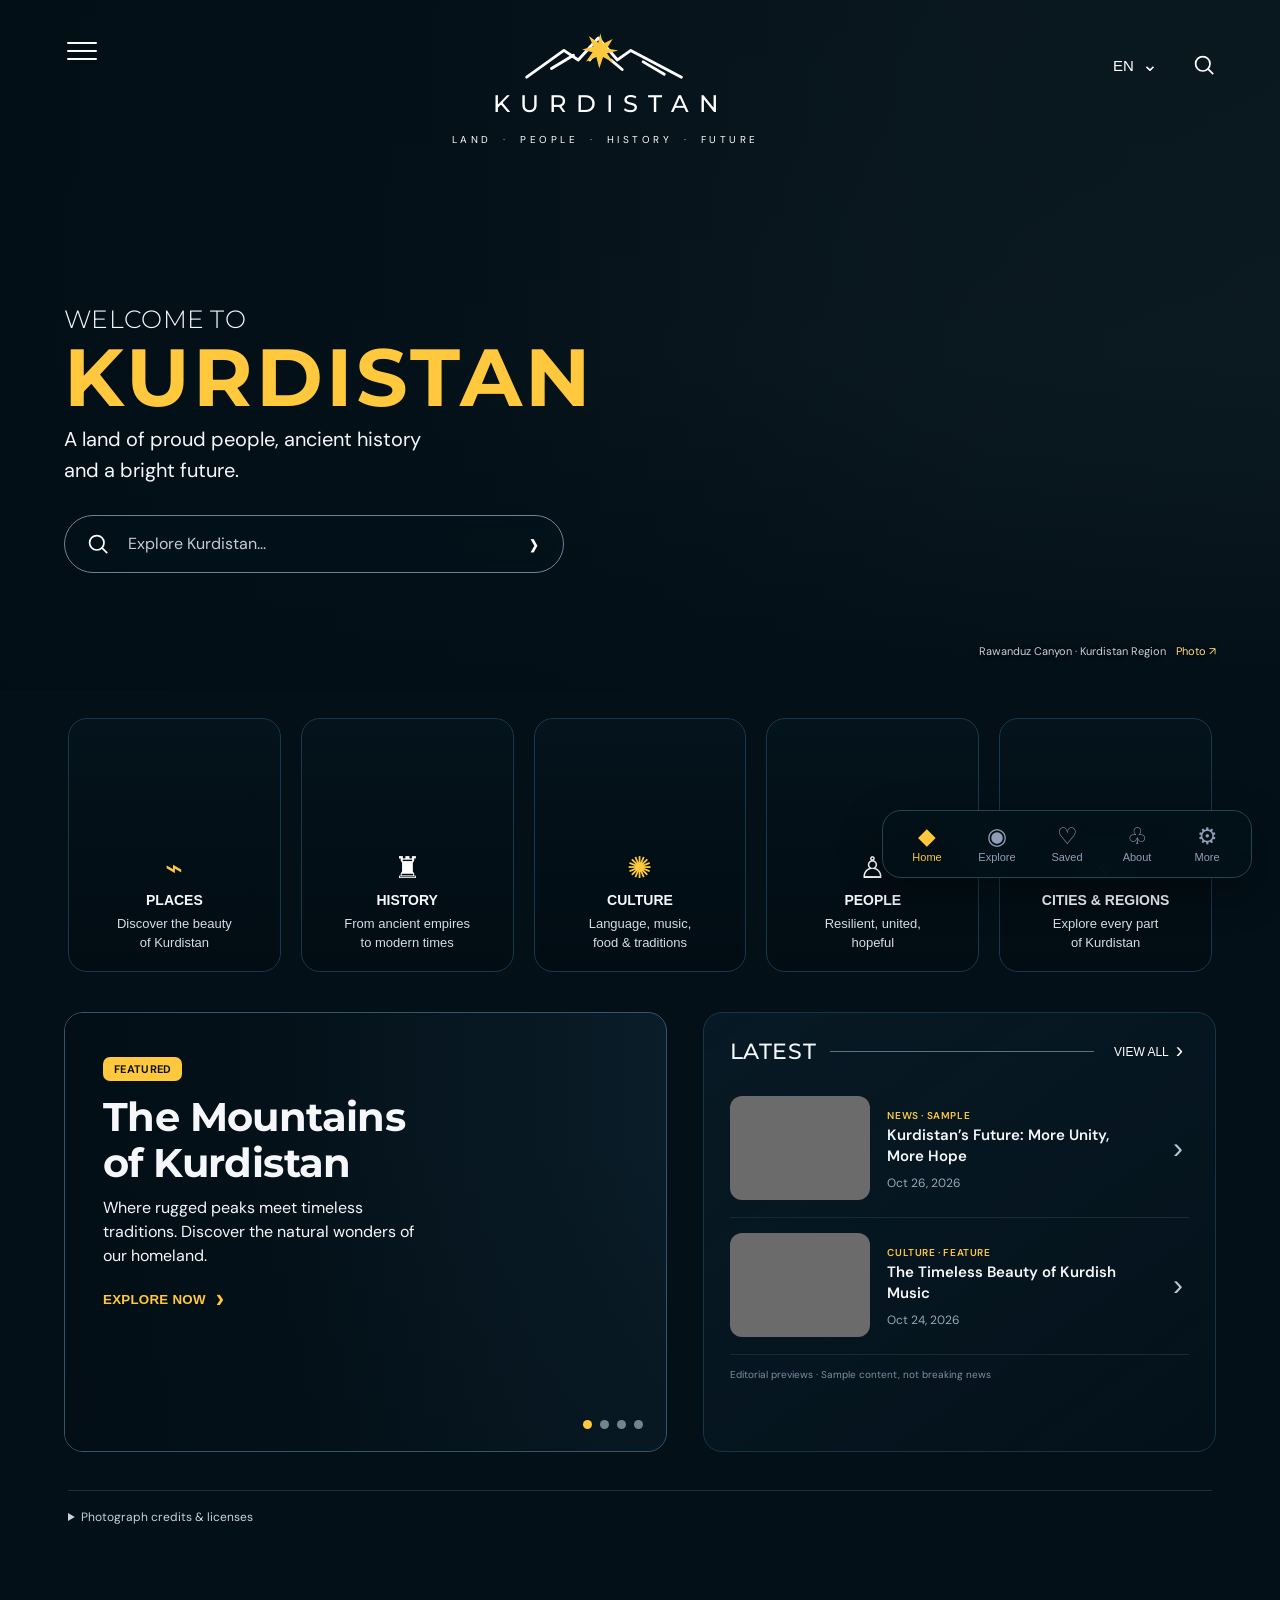
<file: index.html>
<!doctype html>
<html lang="en">
<head>
  <meta charset="UTF-8" />
  <meta name="viewport" content="width=device-width, initial-scale=1, viewport-fit=cover" />
  <meta name="theme-color" content="#031018" />
  <meta name="description" content="Explore the landscapes, history, people and culture of Kurdistan." />
  <title>Kurdistan — Land · People · History · Future</title>
  <link rel="preconnect" href="https://commons.wikimedia.org" />
  <link rel="preconnect" href="https://upload.wikimedia.org" />
  <link rel="stylesheet" href="styles.css" />
</head>
<body>
  <main id="home" class="site-shell">
    <section class="hero" aria-label="Welcome to Kurdistan">
      <div class="hero-photo" role="img" aria-label="Rawanduz Canyon in the Kurdistan Region" ></div>
      <div class="hero-shade"></div>
      <header class="topbar">
        <button class="icon-button hamburger" aria-label="Open navigation menu" data-action="menu"><span></span><span></span><span></span></button>
        <a class="brand" href="#home" aria-label="Kurdistan home">
          <svg class="brand-mark" viewBox="0 0 180 58" aria-hidden="true"><path d="M8 48 47 20l15 10 21-23 20 23 14-10 53 28M34 39l23-14m17 5 9-12m13 12 12 10m22-8 22 13" fill="none" stroke="currentColor" stroke-width="3" stroke-linecap="round" stroke-linejoin="round"/><path d="M85 2 88 13 98 8 92 18 104 20 92 23 99 33 88 27 84 39 81 27 70 32 77 22 66 19 78 16 73 5 83 12Z" fill="#ffc83d"/></svg>
          <span class="brand-name">KURDISTAN</span><span class="tagline">LAND <i>·</i> PEOPLE <i>·</i> HISTORY <i>·</i> FUTURE</span>
        </a>
        <div class="header-actions"><button class="language" aria-label="Language: English">EN <span>⌄</span></button><button class="icon-button search-toggle" aria-label="Open search" data-action="search"><svg viewBox="0 0 24 24" aria-hidden="true"><circle cx="10.8" cy="10.8" r="7.2"></circle><path d="m16.2 16.2 5 5"></path></svg></button></div>
      </header>
      <div class="hero-copy">
        <p class="eyebrow">WELCOME TO</p><h1>KURDISTAN</h1>
        <p class="intro">A land of proud people, ancient history<br class="desktop-break" /> and a bright future.</p>
      </div>
      <form class="search-pill" id="search-form" role="search"><button class="search-submit" aria-label="Search" type="submit"><svg viewBox="0 0 24 24"><circle cx="10.8" cy="10.8" r="7.2"></circle><path d="m16.2 16.2 5 5"></path></svg></button><input id="search-input" type="search" placeholder="Explore Kurdistan..." autocomplete="off" aria-label="Search Kurdistan stories"/><button class="arrow-submit" type="submit" aria-label="Show search results">›</button></form>
      <p class="photo-caption">Rawanduz Canyon · Kurdistan Region <a href="https://commons.wikimedia.org/wiki/File:Rawandiz_Canyon_(Kharand)_01.jpg" target="_blank" rel="noreferrer">Photo ↗</a></p>
    </section>

    <section class="categories" id="explore" aria-label="Explore categories">
      <button class="category-card" data-category="Places" style="--card-image:url('https://commons.wikimedia.org/wiki/Special:FilePath/Rawandiz_Canyon_(Kharand)_01.jpg?width=550')"><span class="cat-icon">⌁</span><strong>PLACES</strong><span>Discover the beauty<br/>of Kurdistan</span></button>
      <button class="category-card" data-category="History" style="--card-image:url('https://commons.wikimedia.org/wiki/Special:FilePath/Erbil_Citadel.jpg?width=550')"><span class="cat-icon">♜</span><strong>HISTORY</strong><span>From ancient empires<br/>to modern times</span></button>
      <button class="category-card" data-category="Culture" style="--card-image:url('https://commons.wikimedia.org/wiki/Special:FilePath/Kurdish_people_dancing_during_newroz.jpg?width=550')"><span class="cat-icon">✺</span><strong>CULTURE</strong><span>Language, music,<br/>food &amp; traditions</span></button>
      <button class="category-card" data-category="People" style="--card-image:url('https://commons.wikimedia.org/wiki/Special:FilePath/Kurdish_Old_man_smiling.jpg?width=550')"><span class="cat-icon">♙</span><strong>PEOPLE</strong><span>Resilient, united,<br/>hopeful</span></button>
      <button class="category-card" data-category="Cities & Regions" style="--card-image:url('https://commons.wikimedia.org/wiki/Special:FilePath/Rawanduz_-_Kurdistan.jpg?width=550')"><span class="cat-icon">⌖</span><strong>CITIES &amp; REGIONS</strong><span>Explore every part<br/>of Kurdistan</span></button>
    </section>

    <section class="featured" id="featured" aria-label="Featured story: The Mountains of Kurdistan">
      <div class="featured-image" role="img" aria-label="Mountains and valley near Rawanduz"></div><div class="featured-shade"></div>
      <div class="featured-content"><span class="badge">FEATURED</span><h2>The Mountains<br/>of Kurdistan</h2><p>Where rugged peaks meet timeless traditions. Discover the natural wonders of our homeland.</p><button class="text-link" data-story="mountains">EXPLORE NOW <span>›</span></button></div>
      <div class="dots" aria-label="Featured story 1 of 4"><i class="active"></i><i></i><i></i><i></i></div>
    </section>

    <section class="latest" id="latest"><div class="section-head"><h2>LATEST</h2><span class="rule"></span><button class="view-all" data-action="all-stories">VIEW ALL <b>›</b></button></div>
      <article class="story-row" data-story="future"><button class="story-image news-image" aria-label="Open story about Kurdistan's future"></button><div class="story-copy"><span class="story-category">NEWS · SAMPLE</span><h3>Kurdistan’s Future: More Unity, More Hope</h3><time datetime="2026-10-26">Oct 26, 2026</time></div><button class="row-arrow" data-story="future" aria-label="Read story">›</button></article>
      <article class="story-row" data-story="music"><button class="story-image music-image" aria-label="Open story about Kurdish music"></button><div class="story-copy"><span class="story-category">CULTURE · FEATURE</span><h3>The Timeless Beauty of Kurdish Music</h3><time datetime="2026-10-24">Oct 24, 2026</time></div><button class="row-arrow" data-story="music" aria-label="Read story">›</button></article>
      <p class="sample-note">Editorial previews · Sample content, not breaking news</p>
    </section>
    <section class="credits" id="credits"><details><summary>Photograph credits &amp; licenses</summary><ul>
      <li><a href="https://commons.wikimedia.org/wiki/File:Rawandiz_Canyon_(Kharand)_01.jpg" target="_blank" rel="noreferrer">Rawanduz Canyon</a> — Khoshhat · <a href="https://creativecommons.org/licenses/by/4.0/" target="_blank" rel="noreferrer">CC BY 4.0</a></li>
      <li><a href="https://commons.wikimedia.org/wiki/File:Erbil_Citadel.jpg" target="_blank" rel="noreferrer">Erbil Citadel</a> — Wahlen · CC0</li>
      <li><a href="https://commons.wikimedia.org/wiki/File:Kurdish_people_dancing_during_newroz.jpg" target="_blank" rel="noreferrer">Newroz in Diyarbakır (Amed), 2022</a> — Kushared / Mohammed Serdar · <a href="https://creativecommons.org/licenses/by-sa/4.0/" target="_blank" rel="noreferrer">CC BY-SA 4.0</a></li>
      <li><a href="https://commons.wikimedia.org/wiki/File:Kurdish_Old_man_smiling.jpg" target="_blank" rel="noreferrer">Kurdish Old man smiling</a> — Ravan · <a href="https://creativecommons.org/licenses/by-sa/4.0/" target="_blank" rel="noreferrer">CC BY-SA 4.0</a></li>
      <li><a href="https://commons.wikimedia.org/wiki/File:Rawanduz_-_Kurdistan.jpg" target="_blank" rel="noreferrer">Rawanduz city</a> — Claus Weinberg · CC0</li>
      <li><a href="https://commons.wikimedia.org/wiki/File:Ghobad_ghobadi45677.jpg" target="_blank" rel="noreferrer">Tanbur musician Ghobad Ghobadi</a> — Ali Ghanbari · <a href="https://creativecommons.org/licenses/by-sa/4.0/" target="_blank" rel="noreferrer">CC BY-SA 4.0</a></li>
    </ul><p>Images are resized for display and served through Wikimedia Commons. See the linked source pages for full reuse terms; the photograph has not otherwise been edited.</p></details></section>
  </main>
  <nav class="bottom-nav" aria-label="Main navigation"><button class="nav-item active" data-nav="home"><span>◆</span><small>Home</small></button><button class="nav-item" data-nav="explore"><span>◉</span><small>Explore</small></button><button class="nav-item" data-nav="saved"><span>♡</span><small>Saved</small></button><button class="nav-item" data-nav="about"><span>♧</span><small>About</small></button><button class="nav-item" data-nav="more"><span>⚙</span><small>More</small></button></nav>
  <div class="safe-area"></div>
  <div class="overlay" id="overlay" aria-hidden="true"><section class="panel" role="dialog" aria-modal="true" aria-labelledby="panel-title"><button class="panel-close" aria-label="Close">×</button><div id="panel-content"></div></section></div>
  <script src="app.js"></script>
</body>
</html>
</file>
<file: styles.css>
@import url('https://fonts.googleapis.com/css2?family=DM+Sans:wght@400;500;600;700&family=Montserrat:wght@300;400;500;600;700;800&display=swap');
:root{color-scheme:dark;--bg:#031018;--panel:#061722;--gold:#ffc83d;--text:#f5f7fa;--muted:#aeb9cc;--line:#20394a;--width:940px}*{box-sizing:border-box}html{scroll-behavior:smooth;scroll-padding-bottom:96px}body{margin:0;background:var(--bg);color:var(--text);font-family:'DM Sans',Arial,sans-serif;font-size:14px;-webkit-font-smoothing:antialiased}.site-shell{width:min(100%,var(--width));margin:0 auto;padding:0 30px 112px}.hero{height:594px;position:relative;margin:0 -30px;padding:0 30px;overflow:hidden;background:#0c1a22}.hero-photo,.hero-shade{position:absolute;inset:0}.hero-photo{background-image:url('https://commons.wikimedia.org/wiki/Special:FilePath/Rawandiz_Canyon_(Kharand)_01.jpg?width=1800');background-size:cover;background-position:59% 48%;transform:scale(1.01)}.hero-shade{background:linear-gradient(90deg,rgba(2,14,22,.95) 0%,rgba(2,14,22,.73) 35%,rgba(2,14,22,.16) 78%,rgba(2,14,22,.08)),linear-gradient(0deg,#031018 0%,rgba(3,16,24,.82) 9%,transparent 46%,rgba(3,16,24,.25) 100%)}.topbar{height:170px;position:relative;z-index:1;display:grid;grid-template-columns:48px 1fr 92px;align-items:start;padding-top:24px}.icon-button{border:0;background:none;color:#fff;padding:0;display:grid;place-items:center;cursor:pointer}.hamburger{width:36px;height:42px;gap:6px;align-content:center}.hamburger span{width:30px;height:2px;border-radius:4px;background:#fff}.brand{color:#fff;text-decoration:none;display:flex;flex-direction:column;align-items:center;line-height:1}.brand-mark{height:49px;width:151px;margin-top:1px}.brand-name{font:500 22px 'Montserrat',sans-serif;letter-spacing:9px;padding-left:9px;margin-top:2px}.tagline{font-size:9px;letter-spacing:3.2px;margin-top:17px;white-space:nowrap}.tagline i{font-style:normal;color:var(--gold);margin:0 5px}.header-actions{display:flex;justify-content:flex-end;align-items:center;gap:23px;padding-top:20px}.language{background:none;border:0;color:#fff;font-size:15px;cursor:pointer}.language span{font-size:19px;margin-left:4px}.search-toggle svg,.search-submit svg{width:24px;height:24px;fill:none;stroke:currentColor;stroke-width:1.7}.hero-copy{position:relative;z-index:1;margin-top:77px}.eyebrow{font:300 23px 'Montserrat',sans-serif;letter-spacing:.3px;margin:0 0 0}.hero h1{font:700 clamp(48px,9vw,68px)/1.04 'Montserrat',sans-serif;color:var(--gold);letter-spacing:2px;margin:2px 0 4px}.intro{font-size:18px;line-height:1.55;margin:0;max-width:430px}.search-pill{position:relative;z-index:1;margin-top:25px;width:min(424px,100%);height:54px;border:1px solid #728397;border-radius:32px;background:rgba(4,18,27,.72);display:flex;align-items:center;padding:0 15px;backdrop-filter:blur(12px)}.search-pill input{min-width:0;flex:1;background:transparent;border:0;outline:0;color:white;font:16px 'DM Sans',sans-serif;padding:0 12px}.search-pill input::placeholder{color:#c4cad5}.search-submit,.arrow-submit{border:0;background:transparent;color:white;cursor:pointer;display:grid;place-items:center}.arrow-submit{font:38px/1 'DM Sans',sans-serif;width:28px}.photo-caption{position:absolute;z-index:1;bottom:77px;right:34px;margin:0;color:#c9d1d9;font-size:10px;text-shadow:0 1px 5px #000}.photo-caption a{color:#ffdc80;text-decoration:none;margin-left:7px}.categories{display:grid;grid-template-columns:repeat(5,minmax(112px,1fr));gap:14px;margin-top:-15px;position:relative;z-index:2;overflow-x:auto;scrollbar-width:none;padding:0 4px 9px}.categories::-webkit-scrollbar{display:none}.category-card{height:212px;border:1px solid #18384c;border-radius:18px;overflow:hidden;position:relative;display:flex;flex-direction:column;align-items:center;justify-content:flex-end;text-align:center;gap:7px;padding:0 9px 15px;color:#f6f8fc;background-color:#05141d;background-image:linear-gradient(0deg,rgba(1,12,19,.98) 0%,rgba(2,13,20,.81) 42%,rgba(2,13,20,.05) 100%),var(--card-image);background-position:center;background-size:cover;cursor:pointer;transition:transform .2s,border-color .2s}.category-card:hover{transform:translateY(-3px);border-color:#697e8c}.category-card strong{font-size:13px;line-height:1.2}.category-card>span:last-child{font-size:12px;line-height:1.45;color:#d7dce5}.cat-icon{font-size:27px;color:var(--gold);line-height:1;margin-bottom:2px}.category-card:nth-child(2) .cat-icon,.category-card:nth-child(4) .cat-icon{color:white}.featured{height:287px;margin:18px 4px 33px;position:relative;border:1px solid #34556b;border-radius:17px;overflow:hidden;background:#0b1e2a}.featured-image{position:absolute;inset:0;background-image:url('https://commons.wikimedia.org/wiki/Special:FilePath/Rawandiz_Canyon_(Kharand)_01.jpg?width=1500');background-size:cover;background-position:center 49%}.featured-shade{position:absolute;inset:0;background:linear-gradient(90deg,rgba(2,13,20,.96) 0%,rgba(2,13,20,.83) 31%,rgba(2,13,20,.18) 76%,rgba(2,13,20,.05)),linear-gradient(0deg,rgba(2,13,20,.3),transparent 60%)}.featured-content{position:relative;z-index:1;padding:24px 26px;max-width:390px}.badge{display:inline-block;background:var(--gold);color:#101316;border-radius:7px;padding:5px 11px;font-size:11px;font-weight:700;letter-spacing:.3px}.featured h2{font:700 29px/1.14 'Montserrat',sans-serif;margin:13px 0 10px;letter-spacing:-.6px}.featured p{font-size:15px;line-height:1.5;margin:0;max-width:300px}.text-link{background:none;border:0;color:var(--gold);font-weight:700;letter-spacing:.25px;padding:0;margin-top:20px;cursor:pointer}.text-link span{font-size:25px;line-height:0;vertical-align:-3px;margin-left:6px}.dots{position:absolute;z-index:1;bottom:22px;right:23px;display:flex;gap:8px}.dots i{width:9px;height:9px;background:#758391;border-radius:50%}.dots i.active{background:var(--gold)}.latest{margin:0 5px}.section-head{display:flex;align-items:center;gap:18px;margin-bottom:12px}.section-head h2{font:500 21px 'Montserrat',sans-serif;letter-spacing:.6px;margin:0}.rule{height:1px;background:#5c7181;flex:1}.view-all{border:0;background:none;color:#fff;font-size:12px;white-space:nowrap;cursor:pointer}.view-all b{font-size:22px;vertical-align:-2px;margin-left:4px;font-weight:400}.story-row{display:grid;grid-template-columns:150px minmax(0,1fr) 24px;gap:17px;align-items:center;padding:8px 0 12px;border-bottom:1px solid #152b38}.story-image{width:150px;height:91px;border:0;border-radius:12px;background-size:cover;background-position:center;cursor:pointer}.news-image{background-image:url('https://commons.wikimedia.org/wiki/Special:FilePath/Kurdish_people_dancing_during_newroz.jpg?width=500')}.music-image{background-image:url('https://commons.wikimedia.org/wiki/Special:FilePath/Ghobad_ghobadi45677.jpg?width=500')}.story-copy{min-width:0}.story-category{font-size:10px;color:var(--gold);font-weight:600;letter-spacing:.6px}.story-copy h3{font-size:16px;line-height:1.45;margin:2px 0 6px;font-weight:600}.story-copy time{font-size:12px;color:#98a8ba}.row-arrow{background:none;border:0;color:#bbc6d4;font-size:32px;font-weight:300;cursor:pointer}.sample-note{font-size:10px;color:#7d8ea1;text-align:right;margin:9px 0 0}.credits{margin:22px 5px 0;color:#a7b3c1;font-size:12px}.credits summary{cursor:pointer;color:#cad2dc}.credits ul{padding-left:20px;line-height:1.8}.credits a{color:#ffdb74}.credits p{line-height:1.5}.bottom-nav{position:fixed;z-index:10;bottom:0;left:50%;transform:translateX(-50%);width:min(100%,var(--width));height:83px;background:rgba(2,13,21,.96);border-top:1px solid #153040;display:flex;justify-content:space-around;align-items:center;padding:6px 22px max(8px,env(safe-area-inset-bottom));backdrop-filter:blur(16px)}.nav-item{min-width:55px;border:0;background:transparent;color:#8f9db7;display:flex;flex-direction:column;align-items:center;gap:4px;cursor:pointer}.nav-item span{font:27px/1 Arial,sans-serif}.nav-item small{font-size:12px}.nav-item.active{color:var(--gold)}.safe-area{height:env(safe-area-inset-bottom);position:fixed;z-index:9;bottom:0;left:0;right:0;background:#020d15;pointer-events:none}.overlay{position:fixed;z-index:20;inset:0;background:rgba(0,5,9,.72);display:none;align-items:flex-end;justify-content:center;padding:18px}.overlay.open{display:flex}.panel{width:min(560px,100%);max-height:84vh;overflow:auto;position:relative;background:#071823;border:1px solid #274355;border-radius:22px;padding:30px 26px 28px;box-shadow:0 24px 90px #000b}.panel-close{position:absolute;right:16px;top:12px;background:none;border:0;color:#cdd6df;font-size:28px;cursor:pointer}.panel h2{font:600 24px 'Montserrat',sans-serif;margin:5px 35px 14px 0}.panel p{line-height:1.65;color:#c3cdd8}.panel .mini-label{font-size:11px;letter-spacing:1px;color:var(--gold);text-transform:uppercase}.panel ul{padding-left:19px;line-height:2;color:#d9e0e7}.panel button.action{background:none;color:var(--gold);border:1px solid #43596b;border-radius:22px;padding:9px 14px;cursor:pointer}.panel .result{border-bottom:1px solid #1e3745;padding:12px 0;cursor:pointer}.panel .result strong{display:block}.panel .result small{color:#96a7b7}.panel figure{margin:12px 0}.panel figure img{width:100%;height:190px;object-fit:cover;border-radius:12px}.panel figure figcaption{font-size:10px;color:#9eacb9;margin-top:6px}
@media(max-width:700px){.site-shell{padding-left:22px;padding-right:22px}.hero{margin-left:-22px;margin-right:-22px;padding-left:22px;padding-right:22px;height:576px}.hero-photo{background-position:59% center}.hero-shade{background:linear-gradient(90deg,rgba(2,14,22,.93),rgba(2,14,22,.60) 55%,rgba(2,14,22,.14)),linear-gradient(0deg,#031018 0%,rgba(3,16,24,.78) 11%,transparent 48%,rgba(3,16,24,.25))}.topbar{grid-template-columns:38px 1fr 82px;padding-top:21px;height:162px}.brand-mark{width:132px;height:44px}.brand-name{font-size:19px;letter-spacing:8px;padding-left:8px}.tagline{font-size:7px;letter-spacing:2.4px;margin-top:14px}.header-actions{gap:14px;padding-top:17px}.hero-copy{margin-top:84px}.eyebrow{font-size:20px}.hero h1{font-size:clamp(43px,11.5vw,59px)}.intro{font-size:17px}.search-pill{margin-top:25px}.photo-caption{bottom:73px;right:24px;font-size:9px}.categories{margin-left:-22px;margin-right:-22px;padding-left:22px;padding-right:22px;grid-template-columns:repeat(5,130px);gap:12px}.category-card{height:198px}.featured{margin:15px 0 29px;height:278px}.featured-content{padding:22px 21px}.featured h2{font-size:27px}.featured p{font-size:14px;max-width:260px}.bottom-nav{height:77px;padding-left:10px;padding-right:10px}.story-row{grid-template-columns:120px minmax(0,1fr) 18px;gap:13px}.story-image{width:120px;height:82px}.story-copy h3{font-size:14px}.row-arrow{font-size:29px}.section-head{gap:12px}}
@media(max-width:390px){.site-shell{padding-left:17px;padding-right:17px}.hero{margin-left:-17px;margin-right:-17px;padding-left:17px;padding-right:17px;height:548px}.topbar{grid-template-columns:32px 1fr 71px}.brand-mark{width:116px}.brand-name{font-size:17px;letter-spacing:7px}.tagline{font-size:6px;letter-spacing:2px}.header-actions{gap:10px}.search-toggle svg{width:22px}.hero-copy{margin-top:80px}.hero h1{font-size:43px}.intro{font-size:15px}.categories{margin-left:-17px;margin-right:-17px;padding-left:17px;padding-right:17px;grid-template-columns:repeat(5,119px)}.category-card{height:185px}.story-row{grid-template-columns:98px minmax(0,1fr) 16px;gap:11px}.story-image{width:98px;height:77px}.story-copy h3{font-size:13px}.story-copy time{font-size:11px}.section-head h2{font-size:18px}}
@media(min-width:900px){.hero{height:620px}.topbar{height:174px}.hero-copy{margin-top:94px}.categories{margin-top:-21px}.category-card{height:235px}.featured{height:315px}.featured-content{padding:32px}.featured h2{font-size:34px}.featured p{font-size:16px}.story-row{grid-template-columns:176px minmax(0,1fr) 30px}.story-image{width:176px;height:105px}}
@media(prefers-reduced-motion:reduce){*,*::before,*::after{scroll-behavior:auto!important;transition:none!important}}

/* Wide-screen layout. All phone/tablet rules above remain the baseline. */
@media(min-width:1000px){
  :root{--width:1360px}
  html{scroll-padding-bottom:32px}
  .site-shell{
    display:grid;
    grid-template-columns:minmax(0,1.08fr) minmax(360px,.92fr);
    grid-template-areas:
      "hero hero"
      "categories categories"
      "featured latest"
      "credits credits";
    column-gap:30px;
    align-content:start;
    width:min(100%,var(--width));
    padding:0 56px 100px;
  }
  .hero{grid-area:hero;height:650px;margin:0 -56px;padding:0 56px}
  .hero-photo{background-position:58% 48%}
  .hero-shade{background:linear-gradient(90deg,rgba(2,14,22,.94) 0%,rgba(2,14,22,.72) 34%,rgba(2,14,22,.15) 76%,rgba(2,14,22,.06)),linear-gradient(0deg,#031018 0%,rgba(3,16,24,.76) 9%,transparent 48%,rgba(3,16,24,.2) 100%)}
  .topbar{height:176px;grid-template-columns:60px 1fr 130px;padding-top:30px}
  .brand-mark{width:172px;height:56px}
  .brand-name{font-size:24px;letter-spacing:10px;padding-left:10px}
  .tagline{font-size:10px;letter-spacing:3.5px}
  .header-actions{gap:28px;padding-top:22px}
  .hero-copy{margin-top:112px;max-width:600px}
  .eyebrow{font-size:25px}
  .hero h1{font-size:clamp(68px,6.3vw,88px);letter-spacing:3px}
  .intro{font-size:20px;max-width:500px}
  .search-pill{width:min(500px,100%);height:58px;margin-top:29px}
  .photo-caption{right:64px;bottom:32px;font-size:11px}
  .categories{grid-area:categories;grid-template-columns:repeat(5,minmax(0,1fr));gap:18px;margin:22px 0 0;padding:0 4px 10px;overflow:visible}
  .category-card{height:238px;border-radius:19px;padding-bottom:18px}
  .category-card strong{font-size:14px}
  .category-card>span:last-child{font-size:13px}
  .cat-icon{font-size:30px}
  .featured{grid-area:featured;align-self:stretch;height:auto;min-height:410px;margin:24px 0 38px;border-radius:19px}
  .featured-image{background-position:56% center}
  .featured-shade{background:linear-gradient(90deg,rgba(2,13,20,.94) 0%,rgba(2,13,20,.72) 39%,rgba(2,13,20,.08) 100%),linear-gradient(0deg,rgba(2,13,20,.3),transparent 70%)}
  .featured-content{padding:34px 32px;max-width:430px}
  .featured h2{font-size:36px;line-height:1.15}
  .featured p{font-size:16px;max-width:330px}
  .text-link{margin-top:24px}
  .latest{grid-area:latest;align-self:stretch;margin:24px 0 38px;padding:20px 22px 14px;border:1px solid #183545;border-radius:19px;background:linear-gradient(145deg,rgba(8,27,39,.86),rgba(4,18,27,.6))}
  .section-head{gap:14px;margin-bottom:16px}
  .section-head h2{font-size:22px}
  .story-row{grid-template-columns:clamp(108px,11vw,148px) minmax(0,1fr) 22px;gap:14px;padding:13px 0 16px}
  .story-image{width:100%;height:92px;border-radius:12px}
  .story-copy h3{font-size:15px;line-height:1.4}
  .story-copy time{font-size:12px}
  .row-arrow{font-size:30px}
  .sample-note{text-align:left;margin-top:13px}
  .credits{grid-area:credits;margin:0 4px 0;padding:18px 0 28px;border-top:1px solid #18303e}
  .bottom-nav{
    left:auto;
    right:max(28px,calc((100vw - var(--width))/2 + 18px));
    bottom:22px;
    transform:none;
    width:auto;
    height:68px;
    padding:7px 10px;
    gap:2px;
    border:1px solid #294251;
    border-radius:19px;
    background:rgba(3,16,24,.94);
    box-shadow:0 14px 40px rgba(0,0,0,.38);
  }
  .nav-item{min-width:68px;gap:3px}
  .nav-item span{font-size:23px}
  .nav-item small{font-size:11px}
  .safe-area{display:none}
}

@media(min-width:1280px){
  .site-shell{column-gap:36px;padding-right:64px;padding-left:64px}
  .hero{height:690px;margin-right:-64px;margin-left:-64px;padding-right:64px;padding-left:64px}
  .hero-copy{margin-top:128px}
  .categories{gap:20px;margin-top:28px}
  .category-card{height:254px}
  .featured{min-height:440px;margin-top:30px;padding-top:4px}
  .featured-content{padding:40px 38px}
  .featured h2{font-size:40px}
  .latest{margin-top:30px;padding:24px 26px 18px}
  .story-row{gap:17px;padding-top:15px;padding-bottom:17px}
  .story-image{height:104px}
}

/* Link to the companion travel map from the existing hamburger menu. */
.panel a.map-result{display:flex;align-items:center;gap:13px;color:inherit;text-decoration:none;border-radius:10px}
.panel a.map-result:hover,.panel a.map-result:focus-visible{background:rgba(255,200,61,.06);outline:1px solid rgba(255,200,61,.32);outline-offset:-1px}
.panel .map-result-icon{flex:0 0 32px;color:var(--gold);font-size:25px;line-height:1;text-align:center}
.panel .map-result small{display:block;margin-top:3px}
</file>
